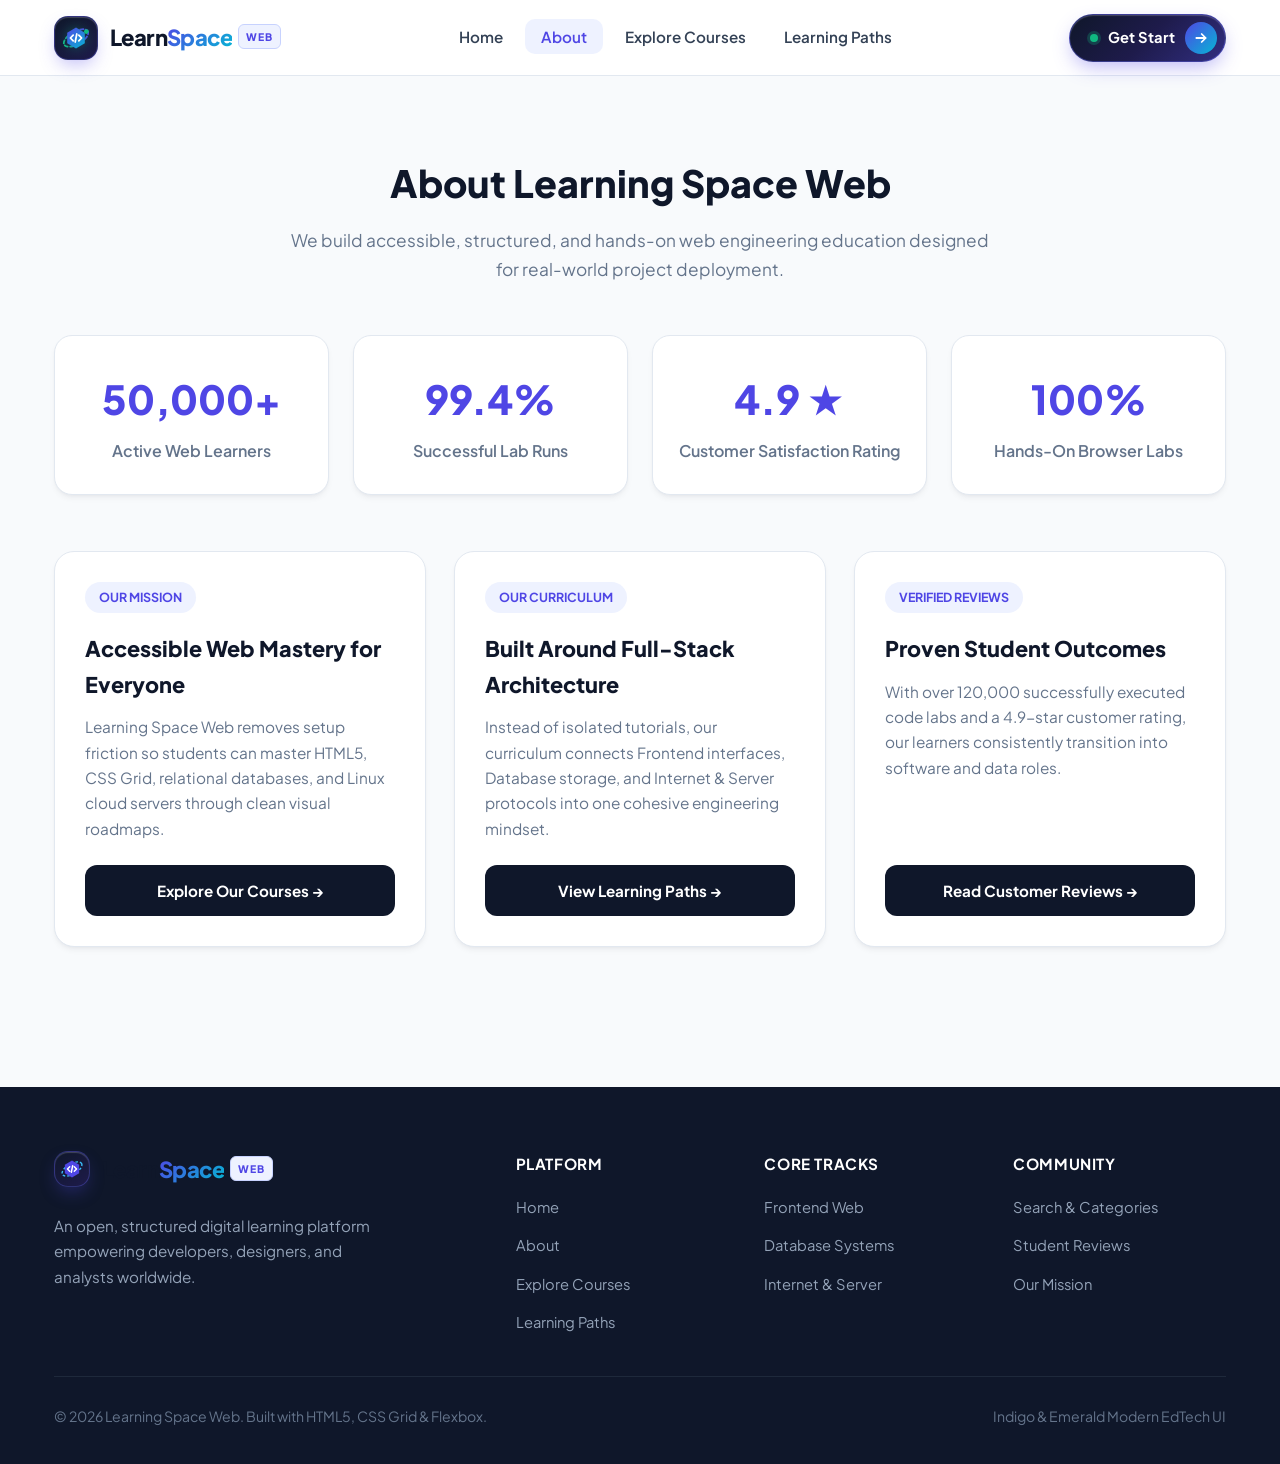
<file: about.html>
<!DOCTYPE html>
<html lang="en">
<head>
  <meta charset="UTF-8">
  <meta name="viewport" content="width=device-width, initial-scale=1.0">
  <title>Learning Space Web | About Us</title>
  <link rel="stylesheet" href="style.css">
</head>
<body>

  <!-- Navigation Bar with Mobile Toggle Bar (<1024px) -->
  <header class="navbar">
    <div class="nav-container">
      
      <!-- Unique & Advanced Learn Space Web Logo -->
      <a href="index.html" class="ls-brand-logo" aria-label="Learn Space Web Home">
        <div class="ls-logo-emblem">
          <svg class="ls-svg-icon" viewBox="0 0 40 40" fill="none" xmlns="http://www.w3.org/2000/svg">
            <ellipse cx="20" cy="20" rx="17" ry="8" transform="rotate(-30 20 20)" stroke="url(#ls-cyan-grad)" stroke-width="2.2" stroke-linecap="round" stroke-dasharray="4 3" />
            <path d="M20 7L31 13.5V26.5L20 33L9 26.5V13.5L20 7Z" fill="url(#ls-indigo-grad)" />
            <path d="M16.5 16.5L13 20L16.5 23.5M23.5 16.5L27 20L23.5 23.5M21 15L19 25" stroke="#ffffff" stroke-width="2.2" stroke-linecap="round" stroke-linejoin="round" />
            <circle cx="33" cy="12" r="3" fill="#10b981" />
            <defs>
              <linearGradient id="ls-indigo-grad" x1="9" y1="7" x2="31" y2="33" gradientUnits="userSpaceOnUse">
                <stop stop-color="#4f46e5" />
                <stop offset="1" stop-color="#06b6d4" />
              </linearGradient>
              <linearGradient id="ls-cyan-grad" x1="3" y1="20" x2="37" y2="20" gradientUnits="userSpaceOnUse">
                <stop stop-color="#10b981" />
                <stop offset="1" stop-color="#4f46e5" />
              </linearGradient>
            </defs>
          </svg>
          <span class="ls-logo-glow"></span>
        </div>

        <div class="ls-logo-text">
          <span class="ls-title-main">Learn<span>Space</span></span>
          <span class="ls-title-badge">WEB</span>
        </div>
      </a>

      <!-- Pure CSS Mobile Toggle Checkbox & Hamburger Label -->
      <input type="checkbox" id="nav-toggle" class="nav-toggle-checkbox">
      <label for="nav-toggle" class="nav-toggle-label" aria-label="Toggle Navigation Menu">
        <span></span>
        <span></span>
        <span></span>
      </label>

      <!-- Navigation Links -->
      <nav>
        <ul class="nav-links">
          <li><a href="index.html">Home</a></li>
          <li><a href="about.html" class="active">About</a></li>
          <li><a href="explore-courses.html">Explore Courses</a></li>
          <li><a href="learning-paths.html">Learning Paths</a></li>
        </ul>
      </nav>

      <!-- Advanced Get Started CTA Button -->
      <div class="nav-actions">
        <a href="get-started.html" class="ls-btn-get-started">
          <span class="ls-btn-pulse"></span>
          <span class="ls-btn-label">Get Start</span>
          <span class="ls-btn-icon-box">
            <svg viewBox="0 0 20 20" fill="none" xmlns="http://www.w3.org/2000/svg">
              <path d="M4.16669 10H15.8334M15.8334 10L10.8334 5M15.8334 10L10.8334 15" stroke="currentColor" stroke-width="2.2" stroke-linecap="round" stroke-linejoin="round"/>
            </svg>
          </span>
        </a>
      </div>

    </div>
  </header>

  <main>
    <section class="section-padding">
      <div class="container">
        <div class="section-header">
          <h2>About Learning Space Web</h2>
          <p>We build accessible, structured, and hands-on web engineering education designed for real-world project deployment.</p>
        </div>

        <div class="about-stats-grid">
          <div class="stat-card">
            <h3>50,000+</h3>
            <p>Active Web Learners</p>
          </div>
          <div class="stat-card">
            <h3>99.4%</h3>
            <p>Successful Lab Runs</p>
          </div>
          <div class="stat-card">
            <h3>4.9 ★</h3>
            <p>Customer Satisfaction Rating</p>
          </div>
          <div class="stat-card">
            <h3>100%</h3>
            <p>Hands-On Browser Labs</p>
          </div>
        </div>

        <div class="cards-grid">
          <article class="course-card">
            <div>
              <div class="badge-row">
                <span class="category-tag">Our Mission</span>
              </div>
              <h3>Accessible Web Mastery for Everyone</h3>
              <p>
                Learning Space Web removes setup friction so students can master HTML5, CSS Grid, relational databases, and Linux cloud servers through clean visual roadmaps.
              </p>
            </div>
            <div class="card-footer">
              <a href="popular-courses.html" class="btn-course-anchor">Explore Our Courses &rarr;</a>
            </div>
          </article>

          <article class="course-card">
            <div>
              <div class="badge-row">
                <span class="category-tag">Our Curriculum</span>
              </div>
              <h3>Built Around Full-Stack Architecture</h3>
              <p>
                Instead of isolated tutorials, our curriculum connects Frontend interfaces, Database storage, and Internet & Server protocols into one cohesive engineering mindset.
              </p>
            </div>
            <div class="card-footer">
              <a href="learning-paths.html" class="btn-course-anchor">View Learning Paths &rarr;</a>
            </div>
          </article>

          <article class="course-card">
            <div>
              <div class="badge-row">
                <span class="category-tag">Verified Reviews</span>
              </div>
              <h3>Proven Student Outcomes</h3>
              <p>
                With over 120,000 successfully executed code labs and a 4.9-star customer rating, our learners consistently transition into software and data roles.
              </p>
            </div>
            <div class="card-footer">
              <a href="index.html#testimonials" class="btn-course-anchor">Read Customer Reviews &rarr;</a>
            </div>
          </article>
        </div>
      </div>
    </section>
  </main>

  <!-- Shared Dark Slate Footer -->
  <footer class="site-footer">
    <div class="container">
      <div class="footer-grid">
        <div class="footer-brand">
          <a href="index.html" class="ls-brand-logo" style="margin-bottom: 12px;">
            <div class="ls-logo-emblem" style="width: 36px; height: 36px;">
              <svg class="ls-svg-icon" viewBox="0 0 40 40" fill="none" style="width: 26px; height: 26px;">
                <ellipse cx="20" cy="20" rx="17" ry="8" transform="rotate(-30 20 20)" stroke="#38bdf8" stroke-width="2.2" stroke-dasharray="4 3" />
                <path d="M20 7L31 13.5V26.5L20 33L9 26.5V13.5L20 7Z" fill="#4f46e5" />
                <path d="M16.5 16.5L13 20L16.5 23.5M23.5 16.5L27 20L23.5 23.5M21 15L19 25" stroke="#ffffff" stroke-width="2.2" stroke-linecap="round" stroke-linejoin="round" />
              </svg>
            </div>
            <div class="ls-logo-text">
              <span class="ls-title-main">Learn<span>Space</span></span>
              <span class="ls-title-badge">WEB</span>
            </div>
          </a>
          <p>An open, structured digital learning platform empowering developers, designers, and analysts worldwide.</p>
        </div>
        <div class="footer-col">
          <h4>Platform</h4>
          <ul>
            <li><a href="index.html">Home</a></li>
            <li><a href="about.html">About</a></li>
            <li><a href="explore-courses.html">Explore Courses</a></li>
            <li><a href="learning-paths.html">Learning Paths</a></li>
          </ul>
        </div>
        <div class="footer-col">
          <h4>Core Tracks</h4>
          <ul>
            <li><a href="learning-paths.html#frontend">Frontend Web</a></li>
            <li><a href="learning-paths.html#database">Database Systems</a></li>
            <li><a href="learning-paths.html#server">Internet & Server</a></li>
          </ul>
        </div>
        <div class="footer-col">
          <h4>Community</h4>
          <ul>
            <li><a href="index.html#search-categories">Search & Categories</a></li>
            <li><a href="index.html#testimonials">Student Reviews</a></li>
            <li><a href="about.html">Our Mission</a></li>
          </ul>
        </div>
      </div>
      <div class="footer-bottom">
        <span>&copy; 2026 Learning Space Web. Built with HTML5, CSS Grid & Flexbox.</span>
        <span>Indigo & Emerald Modern EdTech UI</span>
      </div>
    </div>
  </footer>

</body>
</html>
</file>
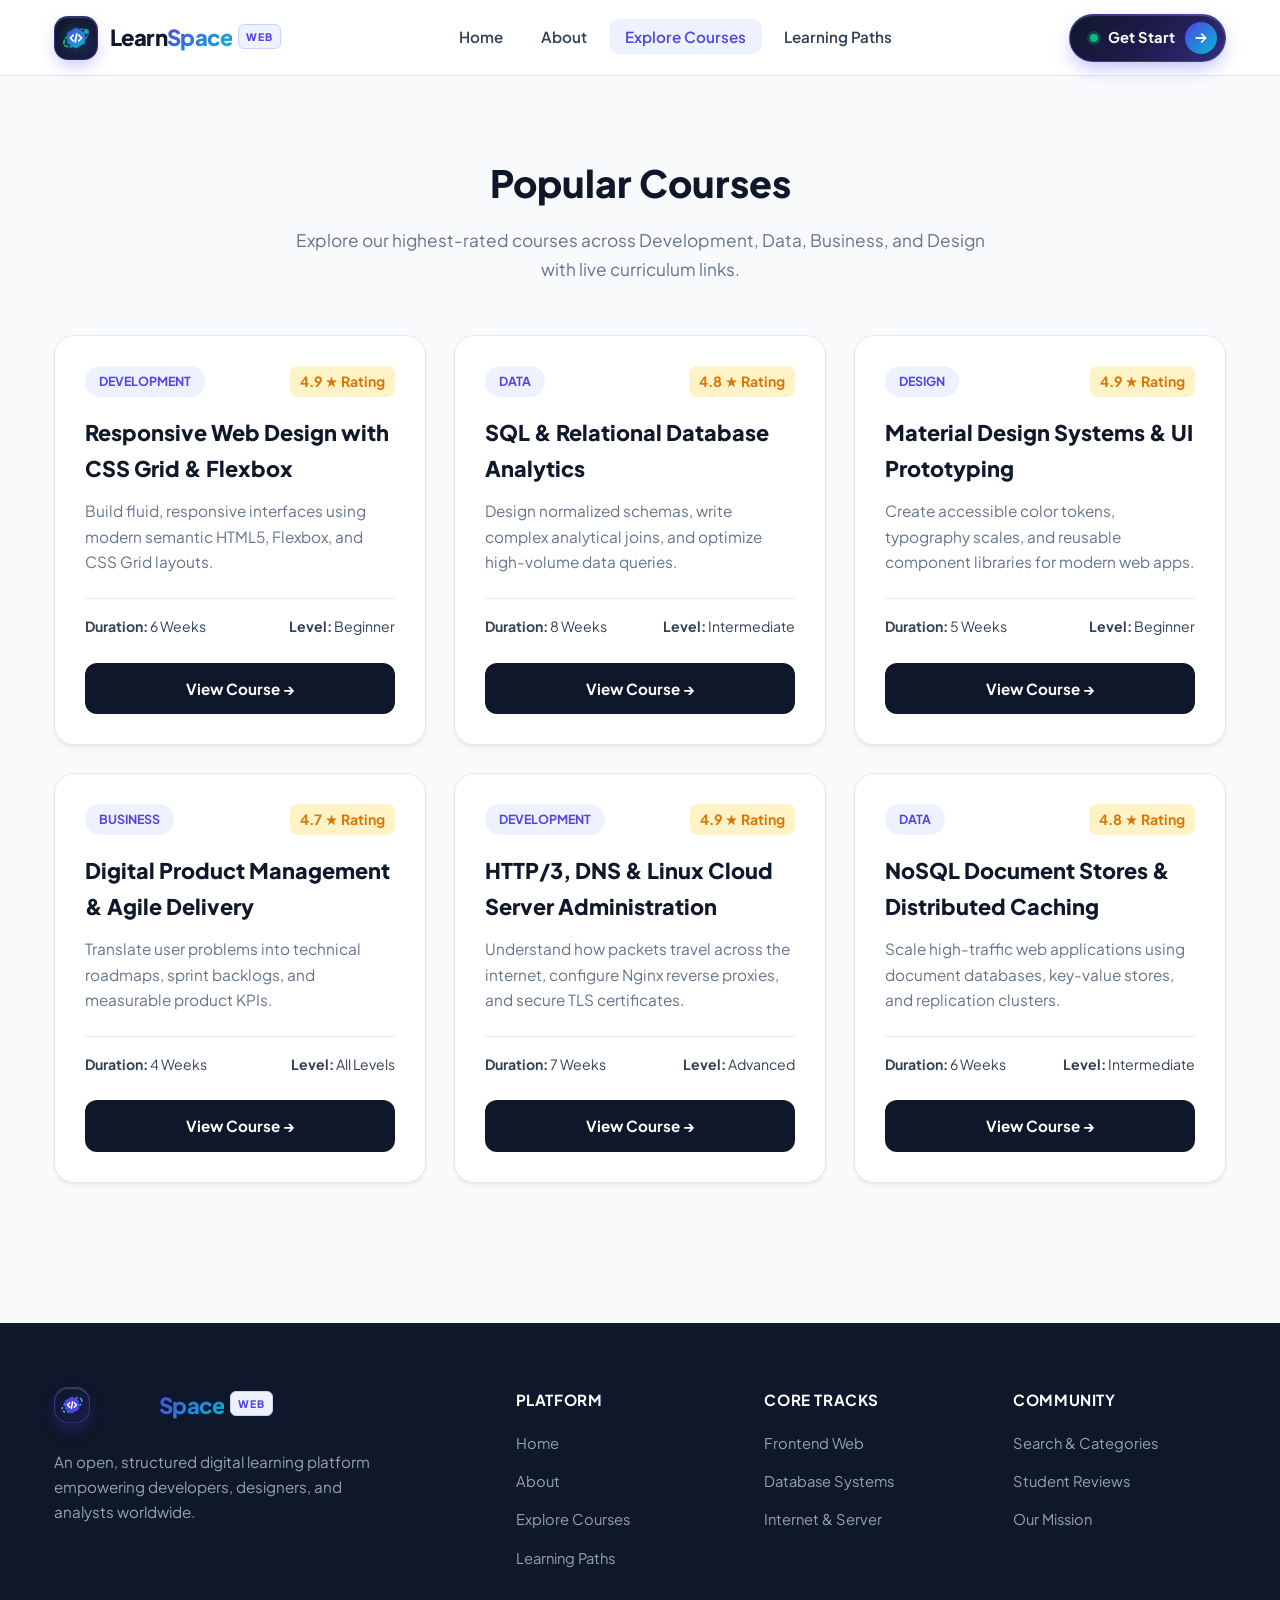
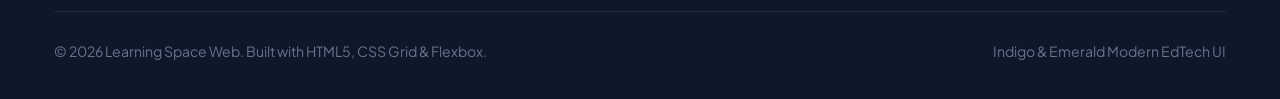
<file: explore-courses.html>
<!DOCTYPE html>
<html lang="en">
<head>
  <meta charset="UTF-8">
  <meta name="viewport" content="width=device-width, initial-scale=1.0">
  <title>Learning Space Web | Popular Courses</title>
  <link rel="stylesheet" href="style.css">
</head>
<body>

  <!-- Navigation Bar with Mobile Toggle Bar (<1024px) -->
  <header class="navbar">
    <div class="nav-container">
      
      <!-- Unique & Advanced Learn Space Web Logo -->
      <a href="index.html" class="ls-brand-logo" aria-label="Learn Space Web Home">
        <div class="ls-logo-emblem">
          <svg class="ls-svg-icon" viewBox="0 0 40 40" fill="none" xmlns="http://www.w3.org/2000/svg">
            <ellipse cx="20" cy="20" rx="17" ry="8" transform="rotate(-30 20 20)" stroke="url(#ls-cyan-grad)" stroke-width="2.2" stroke-linecap="round" stroke-dasharray="4 3" />
            <path d="M20 7L31 13.5V26.5L20 33L9 26.5V13.5L20 7Z" fill="url(#ls-indigo-grad)" />
            <path d="M16.5 16.5L13 20L16.5 23.5M23.5 16.5L27 20L23.5 23.5M21 15L19 25" stroke="#ffffff" stroke-width="2.2" stroke-linecap="round" stroke-linejoin="round" />
            <circle cx="33" cy="12" r="3" fill="#10b981" />
            <defs>
              <linearGradient id="ls-indigo-grad" x1="9" y1="7" x2="31" y2="33" gradientUnits="userSpaceOnUse">
                <stop stop-color="#4f46e5" />
                <stop offset="1" stop-color="#06b6d4" />
              </linearGradient>
              <linearGradient id="ls-cyan-grad" x1="3" y1="20" x2="37" y2="20" gradientUnits="userSpaceOnUse">
                <stop stop-color="#10b981" />
                <stop offset="1" stop-color="#4f46e5" />
              </linearGradient>
            </defs>
          </svg>
          <span class="ls-logo-glow"></span>
        </div>

        <div class="ls-logo-text">
          <span class="ls-title-main">Learn<span>Space</span></span>
          <span class="ls-title-badge">WEB</span>
        </div>
      </a>

      <!-- Pure CSS Mobile Toggle Checkbox & Hamburger Label -->
      <input type="checkbox" id="nav-toggle" class="nav-toggle-checkbox">
      <label for="nav-toggle" class="nav-toggle-label" aria-label="Toggle Navigation Menu">
        <span></span>
        <span></span>
        <span></span>
      </label>

      <!-- Navigation Links -->
      <nav>
        <ul class="nav-links">
          <li><a href="index.html">Home</a></li>
          <li><a href="about.html">About</a></li>
          <li><a href="explore-courses.html" class="active">Explore Courses</a></li>
          <li><a href="learning-paths.html">Learning Paths</a></li>
        </ul>
      </nav>

      <!-- Advanced Get Started CTA Button -->
      <div class="nav-actions">
        <a href="get-started.html" class="ls-btn-get-started">
          <span class="ls-btn-pulse"></span>
          <span class="ls-btn-label">Get Start</span>
          <span class="ls-btn-icon-box">
            <svg viewBox="0 0 20 20" fill="none" xmlns="http://www.w3.org/2000/svg">
              <path d="M4.16669 10H15.8334M15.8334 10L10.8334 5M15.8334 10L10.8334 15" stroke="currentColor" stroke-width="2.2" stroke-linecap="round" stroke-linejoin="round"/>
            </svg>
          </span>
        </a>
      </div>

    </div>
  </header>

  <main>
    <section class="section-padding">
      <div class="container">
        <div class="section-header">
          <h2>Popular Courses</h2>
          <p>Explore our highest-rated courses across Development, Data, Business, and Design with live curriculum links.</p>
        </div>

        <div class="cards-grid">
          <article class="course-card" id="development">
            <div>
              <div class="badge-row">
                <span class="category-tag">Development</span>
                <span class="meta-info">4.9 ★ Rating</span>
              </div>
              <h3>Responsive Web Design with CSS Grid & Flexbox</h3>
              <p>Build fluid, responsive interfaces using modern semantic HTML5, Flexbox, and CSS Grid layouts.</p>
              <ul class="course-meta-list">
                <li><strong>Duration:</strong> 6 Weeks</li>
                <li><strong>Level:</strong> Beginner</li>
              </ul>
            </div>
            <div class="card-footer">
              <a href="https://web.dev/learn/css" target="_blank" rel="noopener noreferrer" class="btn-course-anchor">View Course &rarr;</a>
            </div>
          </article>

          <article class="course-card" id="data">
            <div>
              <div class="badge-row">
                <span class="category-tag">Data</span>
                <span class="meta-info">4.8 ★ Rating</span>
              </div>
              <h3>SQL & Relational Database Analytics</h3>
              <p>Design normalized schemas, write complex analytical joins, and optimize high-volume data queries.</p>
              <ul class="course-meta-list">
                <li><strong>Duration:</strong> 8 Weeks</li>
                <li><strong>Level:</strong> Intermediate</li>
              </ul>
            </div>
            <div class="card-footer">
              <a href="https://cloud.google.com/learn/training" target="_blank" rel="noopener noreferrer" class="btn-course-anchor">View Course &rarr;</a>
            </div>
          </article>

          <article class="course-card" id="design">
            <div>
              <div class="badge-row">
                <span class="category-tag">Design</span>
                <span class="meta-info">4.9 ★ Rating</span>
              </div>
              <h3>Material Design Systems & UI Prototyping</h3>
              <p>Create accessible color tokens, typography scales, and reusable component libraries for modern web apps.</p>
              <ul class="course-meta-list">
                <li><strong>Duration:</strong> 5 Weeks</li>
                <li><strong>Level:</strong> Beginner</li>
              </ul>
            </div>
            <div class="card-footer">
              <a href="https://m3.material.io/" target="_blank" rel="noopener noreferrer" class="btn-course-anchor">View Course &rarr;</a>
            </div>
          </article>

          <article class="course-card" id="business">
            <div>
              <div class="badge-row">
                <span class="category-tag">Business</span>
                <span class="meta-info">4.7 ★ Rating</span>
              </div>
              <h3>Digital Product Management & Agile Delivery</h3>
              <p>Translate user problems into technical roadmaps, sprint backlogs, and measurable product KPIs.</p>
              <ul class="course-meta-list">
                <li><strong>Duration:</strong> 4 Weeks</li>
                <li><strong>Level:</strong> All Levels</li>
              </ul>
            </div>
            <div class="card-footer">
              <a href="https://grow.google/certificates/project-management/" target="_blank" rel="noopener noreferrer" class="btn-course-anchor">View Course &rarr;</a>
            </div>
          </article>

          <article class="course-card">
            <div>
              <div class="badge-row">
                <span class="category-tag">Development</span>
                <span class="meta-info">4.9 ★ Rating</span>
              </div>
              <h3>HTTP/3, DNS & Linux Cloud Server Administration</h3>
              <p>Understand how packets travel across the internet, configure Nginx reverse proxies, and secure TLS certificates.</p>
              <ul class="course-meta-list">
                <li><strong>Duration:</strong> 7 Weeks</li>
                <li><strong>Level:</strong> Advanced</li>
              </ul>
            </div>
            <div class="card-footer">
              <a href="https://developer.mozilla.org/en-US/docs/Learn/Server-side" target="_blank" rel="noopener noreferrer" class="btn-course-anchor">View Course &rarr;</a>
            </div>
          </article>

          <article class="course-card">
            <div>
              <div class="badge-row">
                <span class="category-tag">Data</span>
                <span class="meta-info">4.8 ★ Rating</span>
              </div>
              <h3>NoSQL Document Stores & Distributed Caching</h3>
              <p>Scale high-traffic web applications using document databases, key-value stores, and replication clusters.</p>
              <ul class="course-meta-list">
                <li><strong>Duration:</strong> 6 Weeks</li>
                <li><strong>Level:</strong> Intermediate</li>
              </ul>
            </div>
            <div class="card-footer">
              <a href="https://firebase.google.com/docs/firestore" target="_blank" rel="noopener noreferrer" class="btn-course-anchor">View Course &rarr;</a>
            </div>
          </article>
        </div>
      </div>
    </section>
  </main>

  <!-- Shared Dark Slate Footer -->
  <footer class="site-footer">
    <div class="container">
      <div class="footer-grid">
        <div class="footer-brand">
          <a href="index.html" class="ls-brand-logo" style="margin-bottom: 12px;">
            <div class="ls-logo-emblem" style="width: 36px; height: 36px;">
              <svg class="ls-svg-icon" viewBox="0 0 40 40" fill="none" style="width: 26px; height: 26px;">
                <ellipse cx="20" cy="20" rx="17" ry="8" transform="rotate(-30 20 20)" stroke="#38bdf8" stroke-width="2.2" stroke-dasharray="4 3" />
                <path d="M20 7L31 13.5V26.5L20 33L9 26.5V13.5L20 7Z" fill="#4f46e5" />
                <path d="M16.5 16.5L13 20L16.5 23.5M23.5 16.5L27 20L23.5 23.5M21 15L19 25" stroke="#ffffff" stroke-width="2.2" stroke-linecap="round" stroke-linejoin="round" />
              </svg>
            </div>
            <div class="ls-logo-text">
              <span class="ls-title-main">Learn<span>Space</span></span>
              <span class="ls-title-badge">WEB</span>
            </div>
          </a>
          <p>An open, structured digital learning platform empowering developers, designers, and analysts worldwide.</p>
        </div>
        <div class="footer-col">
          <h4>Platform</h4>
          <ul>
            <li><a href="index.html">Home</a></li>
            <li><a href="about.html">About</a></li>
            <li><a href="explore-courses.html">Explore Courses</a></li>
            <li><a href="learning-paths.html">Learning Paths</a></li>
          </ul>
        </div>
        <div class="footer-col">
          <h4>Core Tracks</h4>
          <ul>
            <li><a href="learning-paths.html#frontend">Frontend Web</a></li>
            <li><a href="learning-paths.html#database">Database Systems</a></li>
            <li><a href="learning-paths.html#server">Internet & Server</a></li>
          </ul>
        </div>
        <div class="footer-col">
          <h4>Community</h4>
          <ul>
            <li><a href="index.html#search-categories">Search & Categories</a></li>
            <li><a href="index.html#testimonials">Student Reviews</a></li>
            <li><a href="about.html">Our Mission</a></li>
          </ul>
        </div>
      </div>
      <div class="footer-bottom">
        <span>&copy; 2026 Learning Space Web. Built with HTML5, CSS Grid & Flexbox.</span>
        <span>Indigo & Emerald Modern EdTech UI</span>
      </div>
    </div>
  </footer>

</body>
</html>
</file>
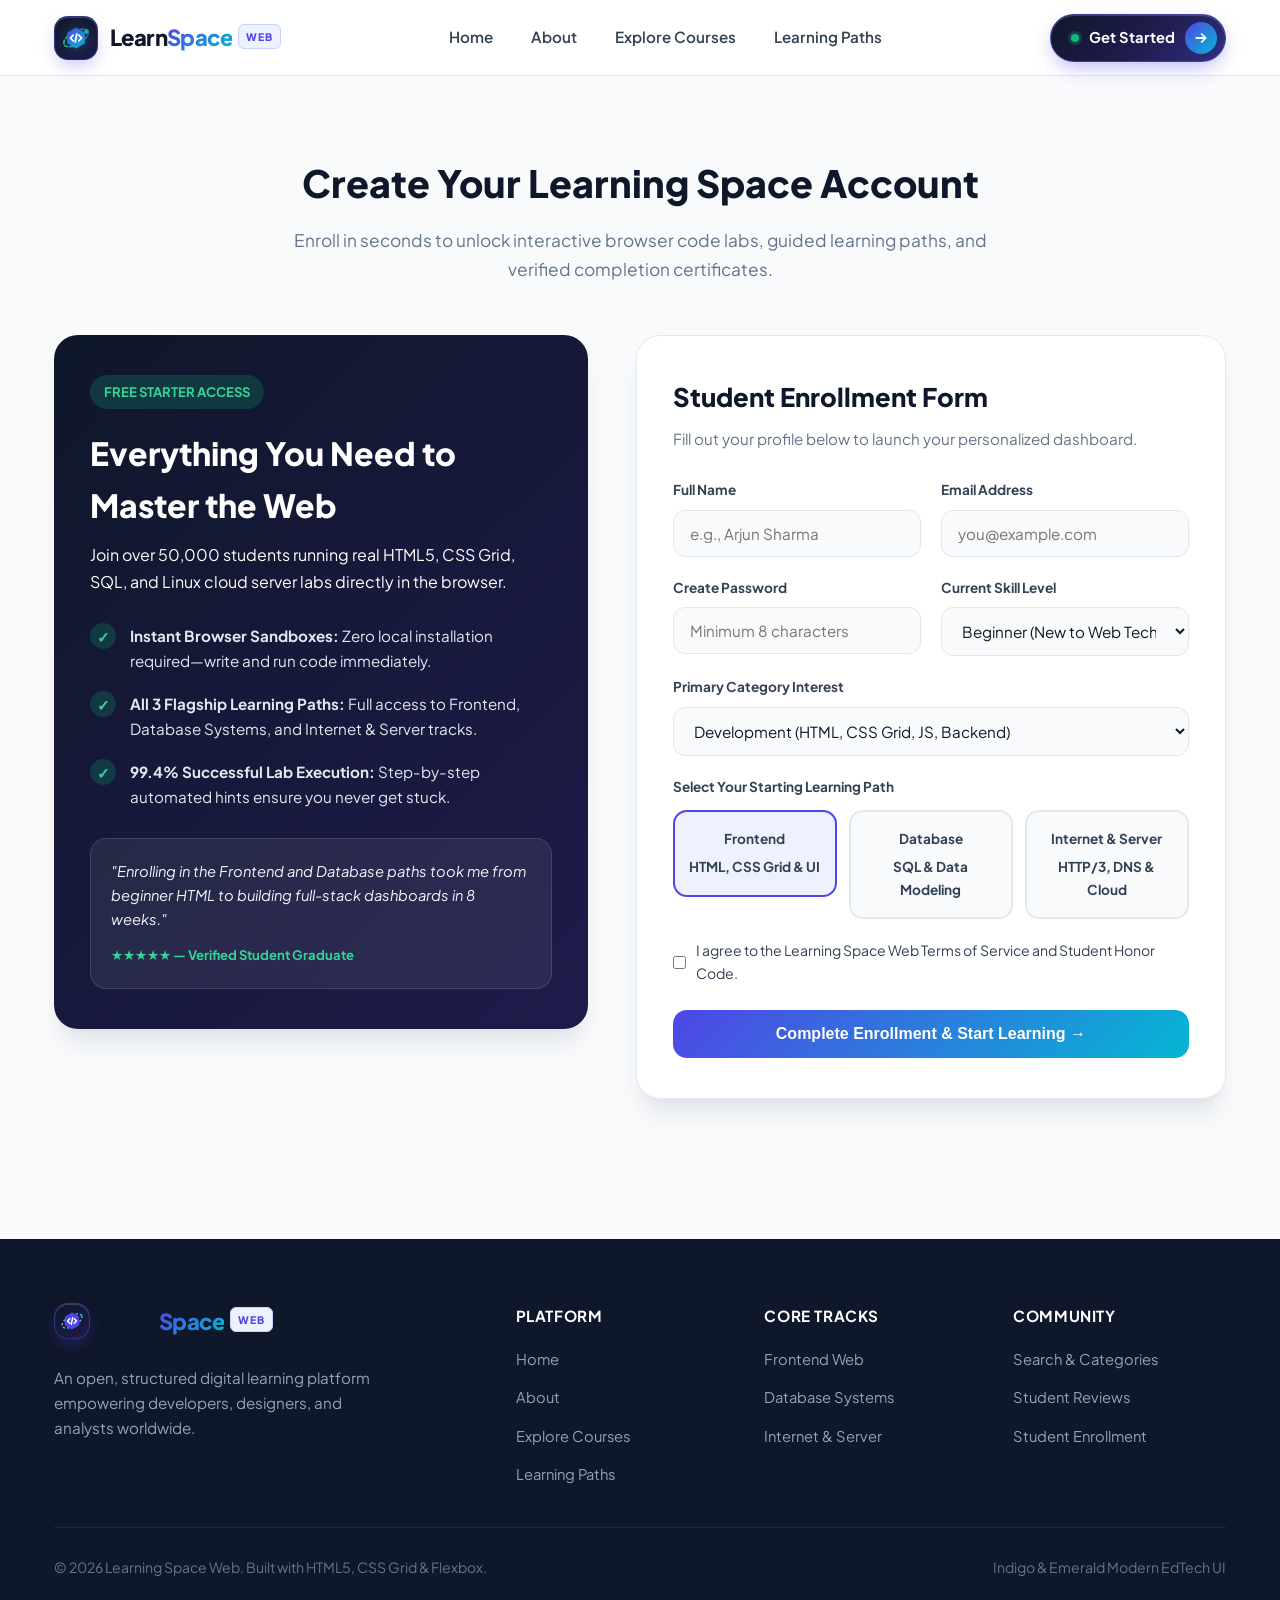
<file: get-started.html>
<!DOCTYPE html>
<html lang="en">
<head>
  <meta charset="UTF-8">
  <meta name="viewport" content="width=device-width, initial-scale=1.0">
  <title>Learning Space Web | Get Started & Enroll</title>
  <link rel="stylesheet" href="style.css">
</head>
<body>

  <!-- Navigation Bar with Mobile Toggle Bar (<1024px) -->
  <header class="navbar">
    <div class="nav-container">
      
      <!-- Unique & Advanced Learn Space Web Logo -->
      <a href="index.html" class="ls-brand-logo" aria-label="Learn Space Web Home">
        <div class="ls-logo-emblem">
          <svg class="ls-svg-icon" viewBox="0 0 40 40" fill="none" xmlns="http://www.w3.org/2000/svg">
            <ellipse cx="20" cy="20" rx="17" ry="8" transform="rotate(-30 20 20)" stroke="url(#ls-cyan-grad)" stroke-width="2.2" stroke-linecap="round" stroke-dasharray="4 3" />
            <path d="M20 7L31 13.5V26.5L20 33L9 26.5V13.5L20 7Z" fill="url(#ls-indigo-grad)" />
            <path d="M16.5 16.5L13 20L16.5 23.5M23.5 16.5L27 20L23.5 23.5M21 15L19 25" stroke="#ffffff" stroke-width="2.2" stroke-linecap="round" stroke-linejoin="round" />
            <circle cx="33" cy="12" r="3" fill="#10b981" />
            <defs>
              <linearGradient id="ls-indigo-grad" x1="9" y1="7" x2="31" y2="33" gradientUnits="userSpaceOnUse">
                <stop stop-color="#4f46e5" />
                <stop offset="1" stop-color="#06b6d4" />
              </linearGradient>
              <linearGradient id="ls-cyan-grad" x1="3" y1="20" x2="37" y2="20" gradientUnits="userSpaceOnUse">
                <stop stop-color="#10b981" />
                <stop offset="1" stop-color="#4f46e5" />
              </linearGradient>
            </defs>
          </svg>
          <span class="ls-logo-glow"></span>
        </div>

        <div class="ls-logo-text">
          <span class="ls-title-main">Learn<span>Space</span></span>
          <span class="ls-title-badge">WEB</span>
        </div>
      </a>

      <!-- Pure CSS Mobile Toggle Checkbox & Hamburger Label -->
      <input type="checkbox" id="nav-toggle" class="nav-toggle-checkbox">
      <label for="nav-toggle" class="nav-toggle-label" aria-label="Toggle Navigation Menu">
        <span></span>
        <span></span>
        <span></span>
      </label>

      <!-- Navigation Links -->
      <nav>
        <ul class="nav-links">
          <li><a href="index.html">Home</a></li>
          <li><a href="about.html">About</a></li>
          <li><a href="explore-courses.html">Explore Courses</a></li>
          <li><a href="learning-paths.html">Learning Paths</a></li>
        </ul>
      </nav>

      <!-- Advanced Get Started CTA Button -->
      <div class="nav-actions">
        <a href="get-started.html" class="ls-btn-get-started">
          <span class="ls-btn-pulse"></span>
          <span class="ls-btn-label">Get Started</span>
          <span class="ls-btn-icon-box">
            <svg viewBox="0 0 20 20" fill="none" xmlns="http://www.w3.org/2000/svg">
              <path d="M4.16669 10H15.8334M15.8334 10L10.8334 5M15.8334 10L10.8334 15" stroke="currentColor" stroke-width="2.2" stroke-linecap="round" stroke-linejoin="round"/>
            </svg>
          </span>
        </a>
      </div>

    </div>
  </header>

  <main>
    <section class="section-padding">
      <div class="container">
        <div class="section-header">
          <h2>Create Your Learning Space Account</h2>
          <p>Enroll in seconds to unlock interactive browser code labs, guided learning paths, and verified completion certificates.</p>
        </div>

        <div class="enrollment-grid">
          <aside class="enrollment-info-card">
            <div>
              <span class="hero-pill" style="background: rgba(16, 185, 129, 0.2); color: #34d399;">Free Starter Access</span>
              <h2>Everything You Need to Master the Web</h2>
              <p style="margin-top: 10px;">
                Join over 50,000 students running real HTML5, CSS Grid, SQL, and Linux cloud server labs directly in the browser.
              </p>
            </div>

            <ul class="perks-list">
              <li>
                <span class="perk-check">&#10003;</span>
                <div>
                  <strong>Instant Browser Sandboxes:</strong> Zero local installation required—write and run code immediately.
                </div>
              </li>
              <li>
                <span class="perk-check">&#10003;</span>
                <div>
                  <strong>All 3 Flagship Learning Paths:</strong> Full access to Frontend, Database Systems, and Internet & Server tracks.
                </div>
              </li>
              <li>
                <span class="perk-check">&#10003;</span>
                <div>
                  <strong>99.4% Successful Lab Execution:</strong> Step-by-step automated hints ensure you never get stuck.
                </div>
              </li>
            </ul>

            <div class="enrollment-quote-box">
              <p>"Enrolling in the Frontend and Database paths took me from beginner HTML to building full-stack dashboards in 8 weeks."</p>
              <span>&#9733;&#9733;&#9733;&#9733;&#9733; — Verified Student Graduate</span>
            </div>
          </aside>

          <div class="enrollment-form-card">
            <h3>Student Enrollment Form</h3>
            <p style="color: var(--slate-500); font-size: 0.95rem; margin-bottom: 28px;">Fill out your profile below to launch your personalized dashboard.</p>

            <form action="popular-courses.html" method="get">
              <div class="form-grid-row">
                <div class="form-group">
                  <label for="full-name">Full Name</label>
                  <input type="text" id="full-name" name="name" placeholder="e.g., Arjun Sharma" required>
                </div>
                <div class="form-group">
                  <label for="email">Email Address</label>
                  <input type="email" id="email" name="email" placeholder="you@example.com" required>
                </div>
              </div>

              <div class="form-grid-row">
                <div class="form-group">
                  <label for="password">Create Password</label>
                  <input type="password" id="password" name="password" placeholder="Minimum 8 characters" required>
                </div>
                <div class="form-group">
                  <label for="experience">Current Skill Level</label>
                  <select id="experience" name="level" required>
                    <option value="beginner">Beginner (New to Web Tech)</option>
                    <option value="intermediate">Intermediate (Some Coding Experience)</option>
                    <option value="advanced">Advanced (Looking to Specialize)</option>
                  </select>
                </div>
              </div>

              <div class="form-group">
                <label for="category-interest">Primary Category Interest</label>
                <select id="category-interest" name="category" required>
                  <option value="development">Development (HTML, CSS Grid, JS, Backend)</option>
                  <option value="data">Data (SQL, PostgreSQL, NoSQL Analytics)</option>
                  <option value="design">Design (UI/UX, Material Design Systems)</option>
                  <option value="business">Business (Digital Product & Agile Management)</option>
                </select>
              </div>

              <div class="form-group">
                <label>Select Your Starting Learning Path</label>
                <div class="path-options-grid">
                  <label class="path-radio-card">
                    <input type="radio" name="learning_path" value="frontend" checked>
                    <span class="path-radio-content">
                      <strong>Frontend</strong>
                      <span>HTML, CSS Grid & UI</span>
                    </span>
                  </label>

                  <label class="path-radio-card">
                    <input type="radio" name="learning_path" value="database">
                    <span class="path-radio-content">
                      <strong>Database</strong>
                      <span>SQL & Data Modeling</span>
                    </span>
                  </label>

                  <label class="path-radio-card">
                    <input type="radio" name="learning_path" value="server">
                    <span class="path-radio-content">
                      <strong>Internet & Server</strong>
                      <span>HTTP/3, DNS & Cloud</span>
                    </span>
                  </label>
                </div>
              </div>

              <label class="checkbox-row">
                <input type="checkbox" name="terms" required>
                <span>I agree to the Learning Space Web Terms of Service and Student Honor Code.</span>
              </label>

              <button type="submit" class="btn-submit-enroll">Complete Enrollment & Start Learning &rarr;</button>
            </form>
          </div>
        </div>
      </div>
    </section>
  </main>

  <!-- Shared Dark Slate Footer -->
  <footer class="site-footer">
    <div class="container">
      <div class="footer-grid">
        <div class="footer-brand">
          <a href="index.html" class="ls-brand-logo" style="margin-bottom: 12px;">
            <div class="ls-logo-emblem" style="width: 36px; height: 36px;">
              <svg class="ls-svg-icon" viewBox="0 0 40 40" fill="none" style="width: 26px; height: 26px;">
                <ellipse cx="20" cy="20" rx="17" ry="8" transform="rotate(-30 20 20)" stroke="#38bdf8" stroke-width="2.2" stroke-dasharray="4 3" />
                <path d="M20 7L31 13.5V26.5L20 33L9 26.5V13.5L20 7Z" fill="#4f46e5" />
                <path d="M16.5 16.5L13 20L16.5 23.5M23.5 16.5L27 20L23.5 23.5M21 15L19 25" stroke="#ffffff" stroke-width="2.2" stroke-linecap="round" stroke-linejoin="round" />
              </svg>
            </div>
            <div class="ls-logo-text">
              <span class="ls-title-main">Learn<span>Space</span></span>
              <span class="ls-title-badge">WEB</span>
            </div>
          </a>
          <p>An open, structured digital learning platform empowering developers, designers, and analysts worldwide.</p>
        </div>
        <div class="footer-col">
          <h4>Platform</h4>
          <ul>
            <li><a href="index.html">Home</a></li>
            <li><a href="about.html">About</a></li>
            <li><a href="explore-courses.html">Explore Courses</a></li>
            <li><a href="learning-paths.html">Learning Paths</a></li>
          </ul>
        </div>
        <div class="footer-col">
          <h4>Core Tracks</h4>
          <ul>
            <li><a href="learning-paths.html#frontend">Frontend Web</a></li>
            <li><a href="learning-paths.html#database">Database Systems</a></li>
            <li><a href="learning-paths.html#server">Internet & Server</a></li>
          </ul>
        </div>
        <div class="footer-col">
          <h4>Community</h4>
          <ul>
            <li><a href="index.html#search-categories">Search & Categories</a></li>
            <li><a href="index.html#testimonials">Student Reviews</a></li>
            <li><a href="get-started.html">Student Enrollment</a></li>
          </ul>
        </div>
      </div>
      <div class="footer-bottom">
        <span>&copy; 2026 Learning Space Web. Built with HTML5, CSS Grid & Flexbox.</span>
        <span>Indigo & Emerald Modern EdTech UI</span>
      </div>
    </div>
  </footer>

</body>
</html>
</file>
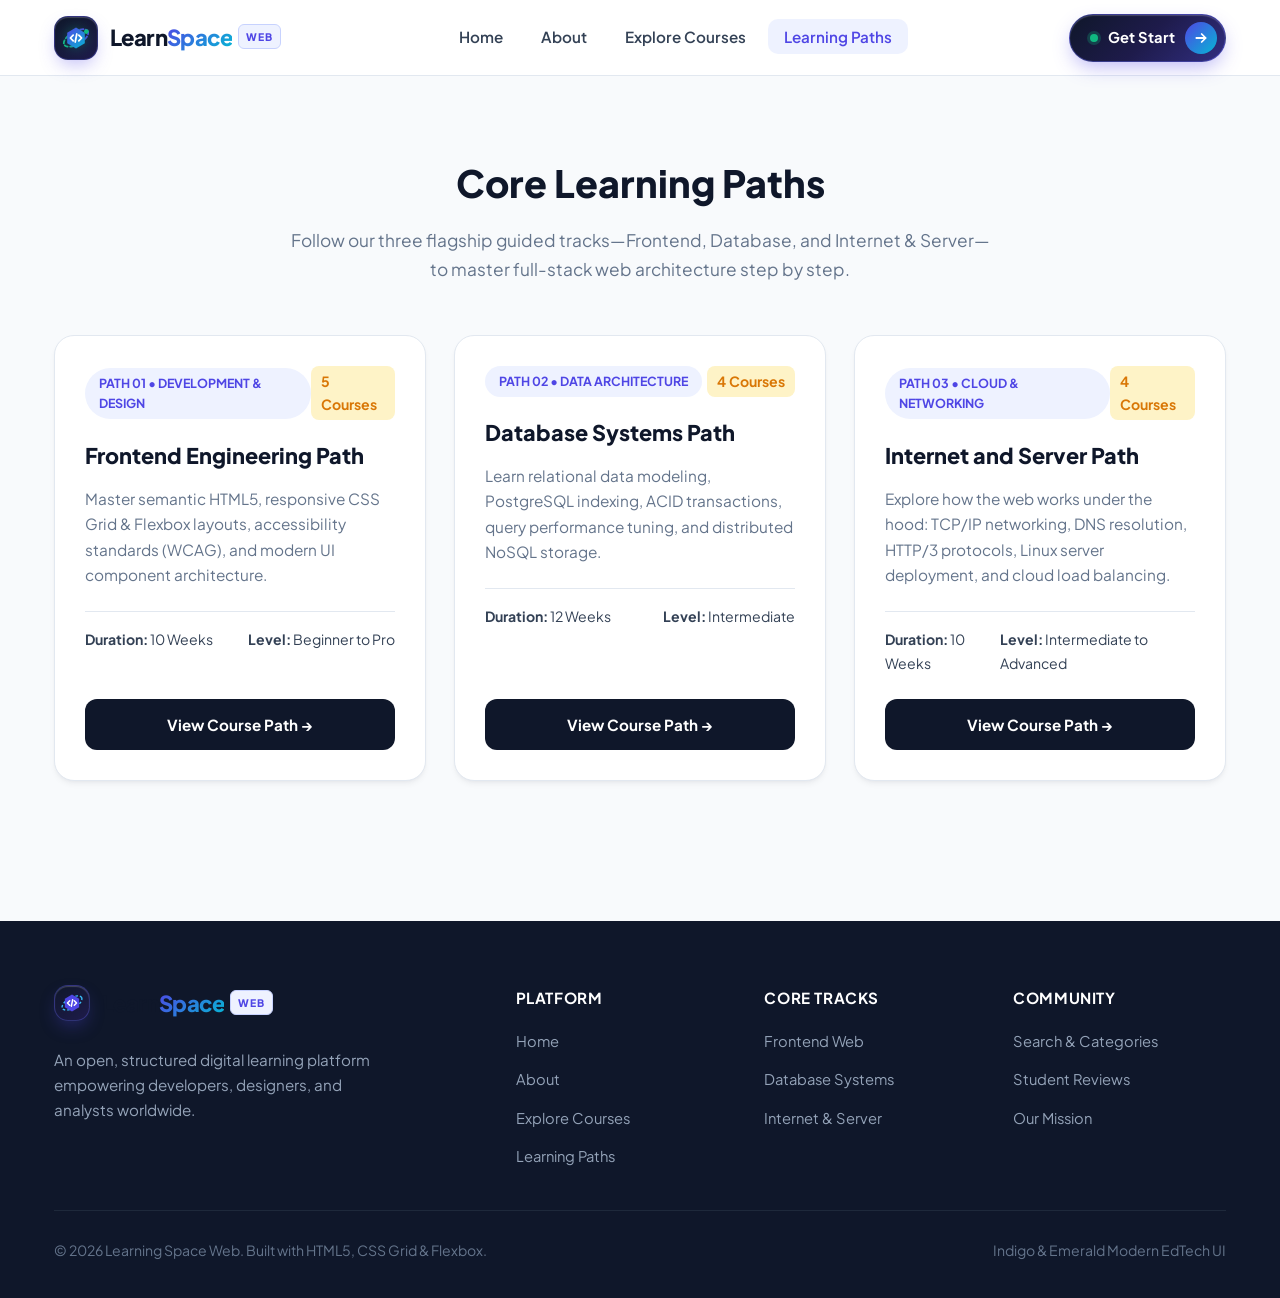
<file: learning-paths.html>
<!DOCTYPE html>
<html lang="en">
<head>
  <meta charset="UTF-8">
  <meta name="viewport" content="width=device-width, initial-scale=1.0">
  <title>Learning Space Web | Learning Paths</title>
  <link rel="stylesheet" href="style.css">
</head>
<body>

  <!-- Navigation Bar with Mobile Toggle Bar (<1024px) -->
  <header class="navbar">
    <div class="nav-container">
      
      <!-- Unique & Advanced Learn Space Web Logo -->
      <a href="index.html" class="ls-brand-logo" aria-label="Learn Space Web Home">
        <div class="ls-logo-emblem">
          <svg class="ls-svg-icon" viewBox="0 0 40 40" fill="none" xmlns="http://www.w3.org/2000/svg">
            <ellipse cx="20" cy="20" rx="17" ry="8" transform="rotate(-30 20 20)" stroke="url(#ls-cyan-grad)" stroke-width="2.2" stroke-linecap="round" stroke-dasharray="4 3" />
            <path d="M20 7L31 13.5V26.5L20 33L9 26.5V13.5L20 7Z" fill="url(#ls-indigo-grad)" />
            <path d="M16.5 16.5L13 20L16.5 23.5M23.5 16.5L27 20L23.5 23.5M21 15L19 25" stroke="#ffffff" stroke-width="2.2" stroke-linecap="round" stroke-linejoin="round" />
            <circle cx="33" cy="12" r="3" fill="#10b981" />
            <defs>
              <linearGradient id="ls-indigo-grad" x1="9" y1="7" x2="31" y2="33" gradientUnits="userSpaceOnUse">
                <stop stop-color="#4f46e5" />
                <stop offset="1" stop-color="#06b6d4" />
              </linearGradient>
              <linearGradient id="ls-cyan-grad" x1="3" y1="20" x2="37" y2="20" gradientUnits="userSpaceOnUse">
                <stop stop-color="#10b981" />
                <stop offset="1" stop-color="#4f46e5" />
              </linearGradient>
            </defs>
          </svg>
          <span class="ls-logo-glow"></span>
        </div>

        <div class="ls-logo-text">
          <span class="ls-title-main">Learn<span>Space</span></span>
          <span class="ls-title-badge">WEB</span>
        </div>
      </a>

      <!-- Pure CSS Mobile Toggle Checkbox & Hamburger Label -->
      <input type="checkbox" id="nav-toggle" class="nav-toggle-checkbox">
      <label for="nav-toggle" class="nav-toggle-label" aria-label="Toggle Navigation Menu">
        <span></span>
        <span></span>
        <span></span>
      </label>

      <!-- Navigation Links -->
      <nav>
        <ul class="nav-links">
          <li><a href="index.html">Home</a></li>
          <li><a href="about.html">About</a></li>
          <li><a href="explore-courses.html">Explore Courses</a></li>
          <li><a href="learning-paths.html" class="active">Learning Paths</a></li>
        </ul>
      </nav>

      <!-- Advanced Get Started CTA Button -->
      <div class="nav-actions">
        <a href="get-started.html" class="ls-btn-get-started">
          <span class="ls-btn-pulse"></span>
          <span class="ls-btn-label">Get Start</span>
          <span class="ls-btn-icon-box">
            <svg viewBox="0 0 20 20" fill="none" xmlns="http://www.w3.org/2000/svg">
              <path d="M4.16669 10H15.8334M15.8334 10L10.8334 5M15.8334 10L10.8334 15" stroke="currentColor" stroke-width="2.2" stroke-linecap="round" stroke-linejoin="round"/>
            </svg>
          </span>
        </a>
      </div>

    </div>
  </header>

  <main>
    <section class="section-padding">
      <div class="container">
        <div class="section-header">
          <h2>Core Learning Paths</h2>
          <p>Follow our three flagship guided tracks—Frontend, Database, and Internet & Server—to master full-stack web architecture step by step.</p>
        </div>

        <div class="cards-grid">
          <article class="course-card" id="frontend">
            <div>
              <div class="badge-row">
                <span class="category-tag">Path 01 • Development & Design</span>
                <span class="meta-info">5 Courses</span>
              </div>
              <h3>Frontend Engineering Path</h3>
              <p>
                Master semantic HTML5, responsive CSS Grid & Flexbox layouts, accessibility standards (WCAG), and modern UI component architecture.
              </p>
              <ul class="course-meta-list">
                <li><strong>Duration:</strong> 10 Weeks</li>
                <li><strong>Level:</strong> Beginner to Pro</li>
              </ul>
            </div>
            <div class="card-footer">
              <a href="https://developer.mozilla.org/en-US/docs/Learn/Front-end_web_developer" target="_blank" rel="noopener noreferrer" class="btn-course-anchor">View Course Path &rarr;</a>
            </div>
          </article>

          <article class="course-card" id="database">
            <div>
              <div class="badge-row">
                <span class="category-tag">Path 02 • Data Architecture</span>
                <span class="meta-info">4 Courses</span>
              </div>
              <h3>Database Systems Path</h3>
              <p>
                Learn relational data modeling, PostgreSQL indexing, ACID transactions, query performance tuning, and distributed NoSQL storage.
              </p>
              <ul class="course-meta-list">
                <li><strong>Duration:</strong> 12 Weeks</li>
                <li><strong>Level:</strong> Intermediate</li>
              </ul>
            </div>
            <div class="card-footer">
              <a href="https://cloud.google.com/learn/training" target="_blank" rel="noopener noreferrer" class="btn-course-anchor">View Course Path &rarr;</a>
            </div>
          </article>

          <article class="course-card" id="server">
            <div>
              <div class="badge-row">
                <span class="category-tag">Path 03 • Cloud & Networking</span>
                <span class="meta-info">4 Courses</span>
              </div>
              <h3>Internet and Server Path</h3>
              <p>
                Explore how the web works under the hood: TCP/IP networking, DNS resolution, HTTP/3 protocols, Linux server deployment, and cloud load balancing.
              </p>
              <ul class="course-meta-list">
                <li><strong>Duration:</strong> 10 Weeks</li>
                <li><strong>Level:</strong> Intermediate to Advanced</li>
              </ul>
            </div>
            <div class="card-footer">
              <a href="https://developer.mozilla.org/en-US/docs/Learn/Common_questions/Web_mechanics/How_does_the_Internet_work" target="_blank" rel="noopener noreferrer" class="btn-course-anchor">View Course Path &rarr;</a>
            </div>
          </article>
        </div>
      </div>
    </section>
  </main>

  <!-- Shared Dark Slate Footer -->
  <footer class="site-footer">
    <div class="container">
      <div class="footer-grid">
        <div class="footer-brand">
          <a href="index.html" class="ls-brand-logo" style="margin-bottom: 12px;">
            <div class="ls-logo-emblem" style="width: 36px; height: 36px;">
              <svg class="ls-svg-icon" viewBox="0 0 40 40" fill="none" style="width: 26px; height: 26px;">
                <ellipse cx="20" cy="20" rx="17" ry="8" transform="rotate(-30 20 20)" stroke="#38bdf8" stroke-width="2.2" stroke-dasharray="4 3" />
                <path d="M20 7L31 13.5V26.5L20 33L9 26.5V13.5L20 7Z" fill="#4f46e5" />
                <path d="M16.5 16.5L13 20L16.5 23.5M23.5 16.5L27 20L23.5 23.5M21 15L19 25" stroke="#ffffff" stroke-width="2.2" stroke-linecap="round" stroke-linejoin="round" />
              </svg>
            </div>
            <div class="ls-logo-text">
              <span class="ls-title-main">Learn<span>Space</span></span>
              <span class="ls-title-badge">WEB</span>
            </div>
          </a>
          <p>An open, structured digital learning platform empowering developers, designers, and analysts worldwide.</p>
        </div>
        <div class="footer-col">
          <h4>Platform</h4>
          <ul>
            <li><a href="index.html">Home</a></li>
            <li><a href="about.html">About</a></li>
            <li><a href="explore-courses.html">Explore Courses</a></li>
            <li><a href="learning-paths.html">Learning Paths</a></li>
          </ul>
        </div>
        <div class="footer-col">
          <h4>Core Tracks</h4>
          <ul>
            <li><a href="learning-paths.html#frontend">Frontend Web</a></li>
            <li><a href="learning-paths.html#database">Database Systems</a></li>
            <li><a href="learning-paths.html#server">Internet & Server</a></li>
          </ul>
        </div>
        <div class="footer-col">
          <h4>Community</h4>
          <ul>
            <li><a href="index.html#search-categories">Search & Categories</a></li>
            <li><a href="index.html#testimonials">Student Reviews</a></li>
            <li><a href="about.html">Our Mission</a></li>
          </ul>
        </div>
      </div>
      <div class="footer-bottom">
        <span>&copy; 2026 Learning Space Web. Built with HTML5, CSS Grid & Flexbox.</span>
        <span>Indigo & Emerald Modern EdTech UI</span>
      </div>
    </div>
  </footer>

</body>
</html>
</file>
<file: style.css>
/* ==========================================================================
   GOOGLE FONTS & CSS VARIABLES
   ========================================================================== */
@import url('https://fonts.googleapis.com/css2?family=Plus+Jakarta+Sans:wght@400;500;600;700;800&display=swap');

:root {
  --primary: #4f46e5;         /* Royal Indigo */
  --primary-dark: #3730a3;    /* Deep Indigo */
  --primary-light: #eef2ff;   /* Soft Indigo Tint */
  --accent: #10b981;          /* Emerald Teal */
  --accent-light: #d1fae5;    /* Mint Tint */
  --amber: #f59e0b;           /* Star Rating Gold */
  --amber-light: #fef3c7;
  --rose: #f43f5e;            /* Coral Rose Accent */
  --rose-light: #ffe4e6;
  --slate-900: #0f172a;       /* Deep Slate Heading */
  --slate-700: #334155;       /* Body Dark */
  --slate-500: #64748b;       /* Muted Text */
  --bg-page: #f8fafc;         /* Crisp Cool Alabaster */
  --bg-surface: #ffffff;      /* Pure White Card */
  --border-color: #e2e8f0;    /* Subtle Hairline Border */
  --shadow-sm: 0 4px 6px -1px rgba(15, 23, 42, 0.05), 0 2px 4px -2px rgba(15, 23, 42, 0.05);
  --shadow-lg: 0 20px 25px -5px rgba(15, 23, 42, 0.08), 0 8px 10px -6px rgba(15, 23, 42, 0.04);
  --gradient-brand: linear-gradient(135deg, #4f46e5 0%, #06b6d4 100%);
  --gradient-dark: linear-gradient(135deg, #0f172a 0%, #1e1b4b 100%);
}

* {
  box-sizing: border-box;
  margin: 0;
  padding: 0;
}

html {
  scroll-behavior: smooth;
}

body {
  font-family: 'Plus Jakarta Sans', -apple-system, BlinkMacSystemFont, sans-serif;
  color: var(--slate-900);
  background-color: var(--bg-page);
  line-height: 1.65;
  display: flex;
  flex-direction: column;
  min-height: 100vh;
}

main {
  flex: 1;
}

.container {
  max-width: 1220px;
  margin: 0 auto;
  padding: 0 24px;
}

/* ==========================================================================
   NAVIGATION BAR & MOBILE TOGGLE BAR (<1024px)
   ========================================================================== */
.navbar {
  position: sticky;
  top: 0;
  background: rgba(255, 255, 255, 0.98);
  backdrop-filter: blur(12px);
  border-bottom: 1px solid var(--border-color);
  z-index: 1000;
  height: 76px;
  display: flex;
  align-items: center;
}

.nav-container {
  width: 100%;
  max-width: 1220px;
  margin: 0 auto;
  padding: 0 24px;
  display: flex;
  justify-content: space-between;
  align-items: center;
  position: relative;
}

/* Hidden Checkbox */
.nav-toggle-checkbox {
  display: none;
}

/* Hamburger Icon */
.nav-toggle-label {
  display: none;
  flex-direction: column;
  justify-content: center;
  gap: 5px;
  width: 28px;
  height: 20px;
  cursor: pointer;
  z-index: 1100;
}

.nav-toggle-label span {
  display: block;
  height: 3px;
  width: 100%;
  border-radius: 2px;
  background-color: var(--slate-900);
  transition: all 0.3s ease;
}

/* Unique & Advanced Learn Space Web Logo */
.ls-brand-logo {
  display: inline-flex;
  align-items: center;
  gap: 12px;
  text-decoration: none;
  user-select: none;
  position: relative;
}

.ls-logo-emblem {
  position: relative;
  width: 44px;
  height: 44px;
  border-radius: 14px;
  background: linear-gradient(145deg, #0f172a 0%, #1e1b4b 100%);
  border: 1px solid rgba(99, 102, 241, 0.35);
  display: flex;
  align-items: center;
  justify-content: center;
  box-shadow: 
    0 8px 18px -4px rgba(79, 70, 229, 0.35),
    inset 0 1px 1px rgba(255, 255, 255, 0.2);
  transition: transform 0.35s cubic-bezier(0.34, 1.56, 0.64, 1), box-shadow 0.35s ease;
  overflow: hidden;
}

.ls-svg-icon {
  width: 32px;
  height: 32px;
  z-index: 2;
  transition: transform 0.4s ease;
}

.ls-logo-glow {
  position: absolute;
  width: 28px;
  height: 28px;
  background: radial-gradient(circle, rgba(16, 185, 129, 0.55) 0%, transparent 70%);
  filter: blur(6px);
  z-index: 1;
}

.ls-logo-text {
  display: flex;
  align-items: center;
  gap: 6px;
}

.ls-title-main {
  font-size: 1.38rem;
  font-weight: 800;
  letter-spacing: -0.6px;
  color: var(--slate-900);
}

.ls-title-main span {
  background: var(--gradient-brand);
  -webkit-background-clip: text;
  -webkit-text-fill-color: transparent;
}

.ls-title-badge {
  font-size: 0.65rem;
  font-weight: 800;
  letter-spacing: 1px;
  padding: 3px 7px;
  border-radius: 6px;
  background: #eef2ff;
  color: #4f46e5;
  border: 1px solid #c7d2fe;
  transform: translateY(-1px);
}

.ls-brand-logo:hover .ls-logo-emblem {
  transform: translateY(-2px) rotate(-4deg) scale(1.04);
}

/* Nav Links Desktop */
.nav-links {
  list-style: none;
  display: flex;
  align-items: center;
  gap: 6px;
}

.nav-links a {
  text-decoration: none;
  color: var(--slate-700);
  font-weight: 600;
  font-size: 0.95rem;
  padding: 8px 16px;
  border-radius: 10px;
  transition: all 0.2s ease;
}

.nav-links a:hover,
.nav-links a.active {
  background-color: var(--primary-light);
  color: var(--primary);
}

.nav-actions {
  display: flex;
  align-items: center;
}

/* Advanced Get Started Button */
.ls-btn-get-started {
  position: relative;
  display: inline-flex;
  align-items: center;
  gap: 10px;
  padding: 7px 8px 7px 20px;
  border-radius: 999px;
  background: linear-gradient(135deg, #0f172a 0%, #1e1b4b 50%, #312e81 100%);
  color: #ffffff;
  text-decoration: none;
  font-weight: 700;
  font-size: 0.92rem;
  border: 1px solid rgba(99, 102, 241, 0.45);
  box-shadow: 0 8px 20px -4px rgba(79, 70, 229, 0.4), inset 0 1px 1px rgba(255, 255, 255, 0.2);
  overflow: hidden;
  transition: transform 0.25s ease, box-shadow 0.25s ease;
}

.ls-btn-pulse {
  width: 8px;
  height: 8px;
  border-radius: 50%;
  background-color: #10b981;
  box-shadow: 0 0 0 3px rgba(16, 185, 129, 0.25);
}

.ls-btn-icon-box {
  width: 32px;
  height: 32px;
  border-radius: 50%;
  background: linear-gradient(135deg, #4f46e5 0%, #06b6d4 100%);
  display: flex;
  align-items: center;
  justify-content: center;
  color: #ffffff;
}

.ls-btn-icon-box svg {
  width: 16px;
  height: 16px;
}

.ls-btn-get-started:hover {
  transform: translateY(-2px);
  box-shadow: 0 12px 26px -4px rgba(6, 182, 212, 0.5);
}

/* ==========================================================================
   BUTTONS & GENERAL COMPONENTS
   ========================================================================== */
.btn-primary {
  display: inline-block;
  background: var(--gradient-brand);
  color: #ffffff;
  font-weight: 700;
  font-size: 1rem;
  padding: 14px 32px;
  border-radius: 14px;
  text-decoration: none;
  box-shadow: 0 10px 20px -5px rgba(79, 70, 229, 0.4);
  transition: transform 0.2s;
}

.btn-primary:hover {
  transform: translateY(-2px);
}

.btn-course-anchor {
  display: block;
  width: 100%;
  background-color: var(--slate-900);
  color: #ffffff;
  font-weight: 700;
  font-size: 0.95rem;
  padding: 13px 20px;
  border-radius: 12px;
  text-decoration: none;
  text-align: center;
  transition: background-color 0.2s ease, transform 0.2s ease;
}

.btn-course-anchor:hover {
  background-color: var(--primary);
  transform: translateY(-2px);
}

/* ==========================================================================
   HERO & SECTIONS
   ========================================================================== */
.hero {
  padding: 80px 0;
  background: radial-gradient(circle at top right, #e0e7ff 0%, #f8fafc 55%);
  border-bottom: 1px solid var(--border-color);
}

.hero-grid {
  display: grid;
  grid-template-columns: 1.15fr 0.85fr;
  gap: 56px;
  align-items: center;
}

.hero-pill {
  display: inline-block;
  background: var(--accent-light);
  color: #065f46;
  font-weight: 700;
  font-size: 0.82rem;
  padding: 6px 14px;
  border-radius: 999px;
  margin-bottom: 18px;
  text-transform: uppercase;
}

.hero-content h1 {
  font-size: 3.2rem;
  line-height: 1.15;
  font-weight: 800;
  margin-bottom: 20px;
  color: var(--slate-900);
}

.hero-content h1 span {
  background: var(--gradient-brand);
  -webkit-background-clip: text;
  -webkit-text-fill-color: transparent;
}

.hero-content p {
  font-size: 1.15rem;
  color: var(--slate-500);
  margin-bottom: 32px;
}

.hero-visual-grid {
  display: grid;
  grid-template-columns: repeat(2, 1fr);
  gap: 18px;
}

.hero-img-card {
  background: var(--bg-surface);
  border: 1px solid var(--border-color);
  border-radius: 18px;
  overflow: hidden;
  box-shadow: var(--shadow-sm);
  transition: transform 0.25s ease;
}

.hero-img-card:hover {
  transform: translateY(-5px);
}

.hero-img-card img {
  width: 100%;
  height: 155px;
  object-fit: cover;
  display: block;
}

.hero-img-card .img-caption {
  padding: 12px 16px;
  font-size: 0.88rem;
  font-weight: 700;
  color: var(--slate-900);
}

.section-padding {
  padding: 76px 0;
}

.section-alt {
  background-color: var(--bg-surface);
  border-top: 1px solid var(--border-color);
  border-bottom: 1px solid var(--border-color);
}

.section-header {
  text-align: center;
  max-width: 700px;
  margin: 0 auto 52px;
}

.section-header h2 {
  font-size: 2.35rem;
  font-weight: 800;
  margin-bottom: 12px;
  color: var(--slate-900);
}

.section-header p {
  color: var(--slate-500);
  font-size: 1.08rem;
}

/* ==========================================================================
   SEARCH & CATEGORY SECTION
   ========================================================================== */
.input-cards-grid {
  display: grid;
  grid-template-columns: repeat(auto-fit, minmax(240px, 1fr));
  gap: 20px;
  margin-bottom: 36px;
}

.input-card {
  background: var(--bg-page);
  border: 1px solid var(--border-color);
  border-radius: 16px;
  padding: 20px;
  display: flex;
  flex-direction: column;
  gap: 10px;
}

.input-card label {
  font-size: 0.82rem;
  font-weight: 700;
  color: var(--primary);
  text-transform: uppercase;
}

.input-card input,
.input-card select {
  width: 100%;
  padding: 12px 14px;
  border: 1px solid var(--border-color);
  border-radius: 10px;
  background: var(--bg-surface);
  font-size: 0.95rem;
  font-family: inherit;
  color: var(--slate-900);
  outline: none;
}

.chips-wrapper {
  display: flex;
  flex-wrap: wrap;
  justify-content: center;
  gap: 12px;
  margin-top: 16px;
}

.chip {
  padding: 10px 22px;
  border-radius: 999px;
  border: 1px solid var(--border-color);
  background: var(--bg-page);
  color: var(--slate-700);
  font-weight: 600;
  font-size: 0.92rem;
  text-decoration: none;
  transition: all 0.2s;
}

.chip:hover,
.chip.active-chip {
  background: var(--primary);
  color: #ffffff;
  border-color: var(--primary);
}

/* ==========================================================================
   CARDS & GRIDS
   ========================================================================== */
.cards-grid {
  display: grid;
  grid-template-columns: repeat(auto-fit, minmax(330px, 1fr));
  gap: 28px;
}

.course-card {
  background: var(--bg-surface);
  border: 1px solid var(--border-color);
  border-radius: 20px;
  padding: 30px;
  display: flex;
  flex-direction: column;
  justify-content: space-between;
  box-shadow: var(--shadow-sm);
  transition: transform 0.25s ease, box-shadow 0.25s ease;
}

.course-card:hover {
  transform: translateY(-6px);
  box-shadow: var(--shadow-lg);
}

.badge-row {
  display: flex;
  justify-content: space-between;
  align-items: center;
  margin-bottom: 18px;
}

.category-tag {
  font-size: 0.78rem;
  font-weight: 700;
  padding: 5px 14px;
  border-radius: 999px;
  background: var(--primary-light);
  color: var(--primary);
  text-transform: uppercase;
}

.meta-info {
  font-size: 0.88rem;
  color: #d97706;
  font-weight: 700;
  background: var(--amber-light);
  padding: 4px 10px;
  border-radius: 8px;
}

.course-card h3 {
  font-size: 1.35rem;
  font-weight: 800;
  margin-bottom: 12px;
  color: var(--slate-900);
}

.course-card p {
  color: var(--slate-500);
  font-size: 0.96rem;
  margin-bottom: 24px;
}

.course-meta-list {
  list-style: none;
  border-top: 1px solid var(--border-color);
  padding-top: 16px;
  margin-bottom: 24px;
  display: flex;
  justify-content: space-between;
  font-size: 0.88rem;
  color: var(--slate-700);
}

.card-footer {
  margin-top: auto;
}

/* ==========================================================================
   BENEFITS & TESTIMONIALS
   ========================================================================== */
.benefits-grid {
  display: grid;
  grid-template-columns: repeat(auto-fit, minmax(215px, 1fr));
  gap: 22px;
}

.benefit-card {
  background: var(--bg-surface);
  border: 1px solid var(--border-color);
  border-radius: 18px;
  padding: 28px 24px;
  box-shadow: var(--shadow-sm);
  display: flex;
  flex-direction: column;
  gap: 12px;
  transition: transform 0.2s ease;
}

.benefit-card:hover {
  transform: translateY(-4px);
}

.benefit-icon {
  width: 50px;
  height: 50px;
  border-radius: 14px;
  display: flex;
  align-items: center;
  justify-content: center;
  font-size: 1.25rem;
  font-weight: 800;
}

.icon-indigo { background: var(--primary-light); color: var(--primary); }
.icon-emerald { background: var(--accent-light); color: #059669; }
.icon-amber { background: var(--amber-light); color: #d97706; }
.icon-rose { background: var(--rose-light); color: var(--rose); }

.success-banner {
  background: var(--gradient-dark);
  color: #ffffff;
  border-radius: 22px;
  padding: 36px 32px;
  margin-bottom: 48px;
  display: grid;
  grid-template-columns: repeat(auto-fit, minmax(200px, 1fr));
  gap: 24px;
  text-align: center;
}

.success-stat h3 {
  font-size: 2.3rem;
  font-weight: 800;
  color: #34d399;
  margin-bottom: 4px;
}

.success-stat p {
  font-size: 0.92rem;
  color: #cbd5e1;
}

.testimonials-grid {
  display: grid;
  grid-template-columns: repeat(auto-fit, minmax(320px, 1fr));
  gap: 28px;
}

.testimonial-card {
  background: var(--bg-surface);
  border: 1px solid var(--border-color);
  border-radius: 20px;
  padding: 30px;
  box-shadow: var(--shadow-sm);
  display: flex;
  flex-direction: column;
  justify-content: space-between;
  gap: 20px;
}

.rating-row {
  display: flex;
  justify-content: space-between;
  align-items: center;
}

.stars {
  color: var(--amber);
  font-size: 1.15rem;
  letter-spacing: 2px;
}

.verified-run {
  font-size: 0.78rem;
  font-weight: 700;
  background: var(--accent-light);
  color: #065f46;
  padding: 4px 12px;
  border-radius: 999px;
}

.review-quote {
  font-size: 1rem;
  color: var(--slate-700);
  font-style: italic;
}

.reviewer-profile {
  display: flex;
  align-items: center;
  gap: 14px;
  border-top: 1px solid var(--border-color);
  padding-top: 18px;
}

.avatar-circle {
  width: 46px;
  height: 46px;
  border-radius: 50%;
  background: var(--gradient-brand);
  color: #ffffff;
  display: flex;
  align-items: center;
  justify-content: center;
  font-weight: 800;
}

.reviewer-info h4 {
  font-size: 0.98rem;
  font-weight: 700;
  color: var(--slate-900);
}

.reviewer-info span {
  font-size: 0.84rem;
  color: var(--slate-500);
}

.about-stats-grid {
  display: grid;
  grid-template-columns: repeat(auto-fit, minmax(220px, 1fr));
  gap: 24px;
  margin-bottom: 56px;
}

.stat-card {
  background: var(--bg-surface);
  border: 1px solid var(--border-color);
  border-radius: 18px;
  padding: 30px 24px;
  text-align: center;
  box-shadow: var(--shadow-sm);
}

.stat-card h3 {
  font-size: 2.5rem;
  font-weight: 800;
  color: var(--primary);
  margin-bottom: 6px;
}

.stat-card p {
  color: var(--slate-500);
  font-weight: 600;
}

/* ==========================================================================
   ENROLLMENT & GET STARTED FORM STYLES
   ========================================================================== */
.enrollment-grid {
  display: grid;
  grid-template-columns: 0.95fr 1.05fr;
  gap: 48px;
  align-items: start;
}

.enrollment-info-card {
  background: var(--gradient-dark);
  color: #ffffff;
  border-radius: 24px;
  padding: 40px 36px;
  box-shadow: var(--shadow-lg);
  display: flex;
  flex-direction: column;
  gap: 28px;
}

.enrollment-info-card h2 {
  font-size: 2rem;
  font-weight: 800;
}

.perks-list {
  list-style: none;
  display: flex;
  flex-direction: column;
  gap: 18px;
}

.perks-list li {
  display: flex;
  align-items: flex-start;
  gap: 14px;
  font-size: 0.95rem;
  color: #e2e8f0;
}

.perk-check {
  width: 26px;
  height: 26px;
  border-radius: 50%;
  background: rgba(16, 185, 129, 0.2);
  color: #34d399;
  display: flex;
  align-items: center;
  justify-content: center;
  font-weight: 800;
  flex-shrink: 0;
}

.enrollment-quote-box {
  background: rgba(255, 255, 255, 0.07);
  border: 1px solid rgba(255, 255, 255, 0.12);
  border-radius: 16px;
  padding: 20px;
}

.enrollment-quote-box p {
  font-size: 0.92rem;
  font-style: italic;
  color: #f1f5f9;
  margin-bottom: 10px;
}

.enrollment-quote-box span {
  font-size: 0.82rem;
  color: #34d399;
  font-weight: 700;
}

.enrollment-form-card {
  background: var(--bg-surface);
  border: 1px solid var(--border-color);
  border-radius: 24px;
  padding: 40px 36px;
  box-shadow: var(--shadow-lg);
}

.enrollment-form-card h3 {
  font-size: 1.6rem;
  font-weight: 800;
  margin-bottom: 8px;
  color: var(--slate-900);
}

.form-grid-row {
  display: grid;
  grid-template-columns: 1fr 1fr;
  gap: 20px;
}

.form-group {
  display: flex;
  flex-direction: column;
  gap: 8px;
  margin-bottom: 20px;
}

.form-group label {
  font-size: 0.85rem;
  font-weight: 700;
  color: var(--slate-700);
}

.form-group input,
.form-group select {
  width: 100%;
  padding: 13px 16px;
  border: 1px solid var(--border-color);
  border-radius: 12px;
  background: var(--bg-page);
  font-size: 0.95rem;
  font-family: inherit;
  color: var(--slate-900);
  outline: none;
}

.path-options-grid {
  display: grid;
  grid-template-columns: repeat(3, 1fr);
  gap: 12px;
  margin-top: 4px;
}

.path-radio-card {
  position: relative;
  cursor: pointer;
}

.path-radio-card input[type="radio"] {
  position: absolute;
  opacity: 0;
  pointer-events: none;
}

.path-radio-content {
  display: flex;
  flex-direction: column;
  align-items: center;
  text-align: center;
  gap: 6px;
  padding: 16px 12px;
  border: 2px solid var(--border-color);
  border-radius: 14px;
  background: var(--bg-page);
  transition: all 0.2s ease;
}

.path-radio-card input[type="radio"]:checked + .path-radio-content {
  border-color: var(--primary);
  background: var(--primary-light);
}

.checkbox-row {
  display: flex;
  align-items: center;
  gap: 10px;
  margin-bottom: 24px;
  font-size: 0.88rem;
  color: var(--slate-700);
}

.btn-submit-enroll {
  width: 100%;
  background: var(--gradient-brand);
  color: #ffffff;
  font-weight: 700;
  font-size: 1rem;
  padding: 15px 24px;
  border: none;
  border-radius: 14px;
  cursor: pointer;
}

/* ==========================================================================
   FOOTER
   ========================================================================== */
.site-footer {
  background: var(--slate-900);
  color: #f8fafc;
  padding: 64px 0 36px;
  margin-top: 64px;
}

.footer-grid {
  display: grid;
  grid-template-columns: 2fr 1fr 1fr 1fr;
  gap: 36px;
  padding-bottom: 40px;
  border-bottom: 1px solid #1e293b;
}

.footer-brand .logo {
  color: #ffffff;
}

.footer-brand p {
  color: #94a3b8;
  margin-top: 14px;
  font-size: 0.95rem;
  max-width: 340px;
}

.footer-col h4 {
  font-size: 0.95rem;
  font-weight: 700;
  margin-bottom: 18px;
  color: #ffffff;
  text-transform: uppercase;
  letter-spacing: 0.6px;
}

.footer-col ul {
  list-style: none;
  display: flex;
  flex-direction: column;
  gap: 12px;
}

.footer-col a {
  text-decoration: none;
  color: #94a3b8;
  font-size: 0.92rem;
  transition: color 0.2s;
}

.footer-col a:hover {
  color: #38bdf8;
}

.footer-bottom {
  padding-top: 28px;
  display: flex;
  justify-content: space-between;
  align-items: center;
  font-size: 0.88rem;
  color: #64748b;
}

/* ==========================================================================
   RESPONSIVE MEDIA QUERY (<1024px MOBILE HAMBURGER TOGGLE)
   ========================================================================== */
@media (max-width: 1023px) {
  .nav-container {
    padding-right: 12px;
  }

  .nav-toggle-label {
    display: flex;
  }

  .nav-actions {
    display: none;
  }

  .nav-links {
    position: absolute;
    top: 76px;
    left: 0;
    width: 100%;
    background: var(--bg-surface);
    flex-direction: column;
    align-items: stretch;
    padding: 24px;
    gap: 12px;
    border-bottom: 1px solid var(--border-color);
    box-shadow: 0 20px 25px -5px rgba(15, 23, 42, 0.1);
    
    display: none;
    opacity: 0;
    transform: translateY(-10px);
    transition: opacity 0.25s ease, transform 0.25s ease;
  }

  .nav-links a {
    padding: 14px 18px;
    border-radius: 12px;
    font-size: 1.05rem;
    background: var(--bg-page);
  }

  .nav-toggle-checkbox:checked ~ nav .nav-links {
    display: flex;
    opacity: 1;
    transform: translateY(0);
  }

  .nav-toggle-checkbox:checked + .nav-toggle-label span:nth-child(1) {
    transform: translateY(8.5px) rotate(45deg);
  }

  .nav-toggle-checkbox:checked + .nav-toggle-label span:nth-child(2) {
    opacity: 0;
  }

  .nav-toggle-checkbox:checked + .nav-toggle-label span:nth-child(3) {
    transform: translateY(-8.5px) rotate(-45deg);
  }

  .hero-grid,
  .enrollment-grid,
  .footer-grid,
  .form-grid-row,
  .path-options-grid {
    grid-template-columns: 1fr;
  }
}

@media (max-width: 768px) {
  .nav-container {
    padding-right: 4px;
  }
}
</file>
